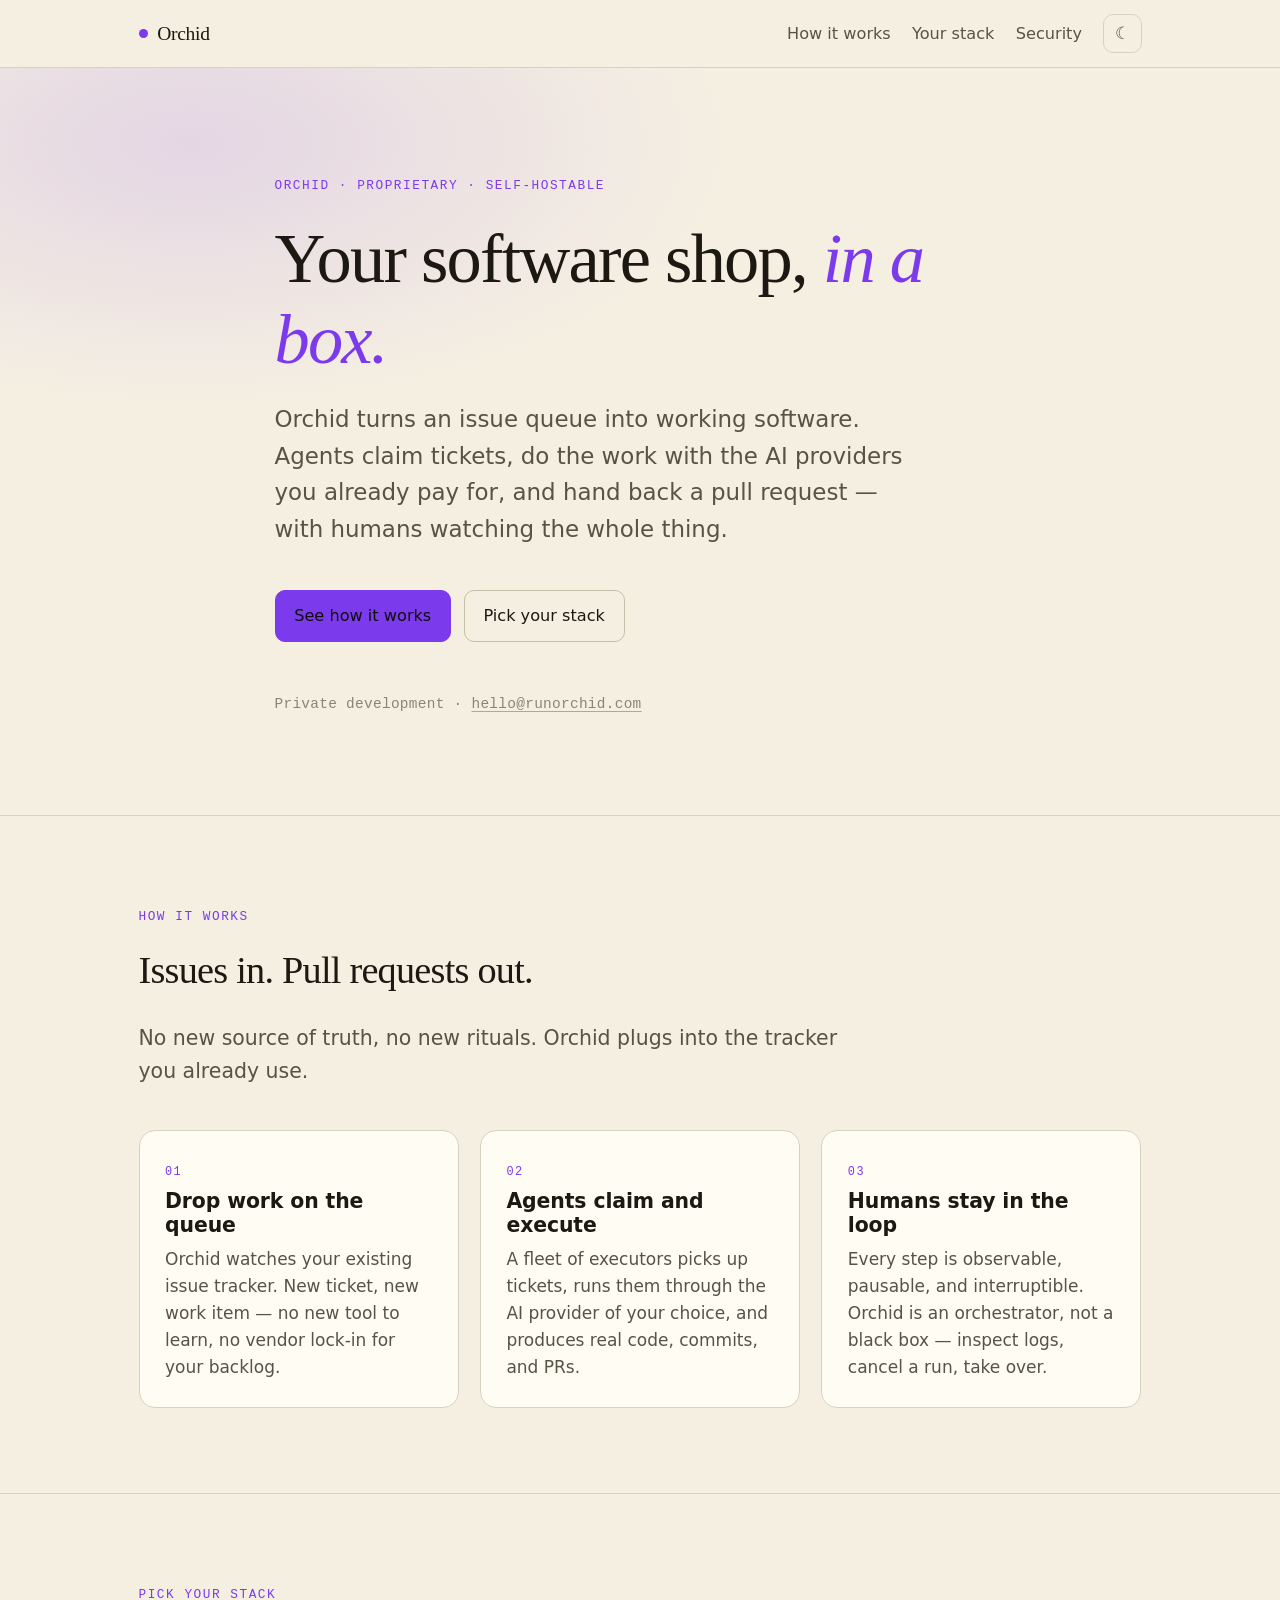
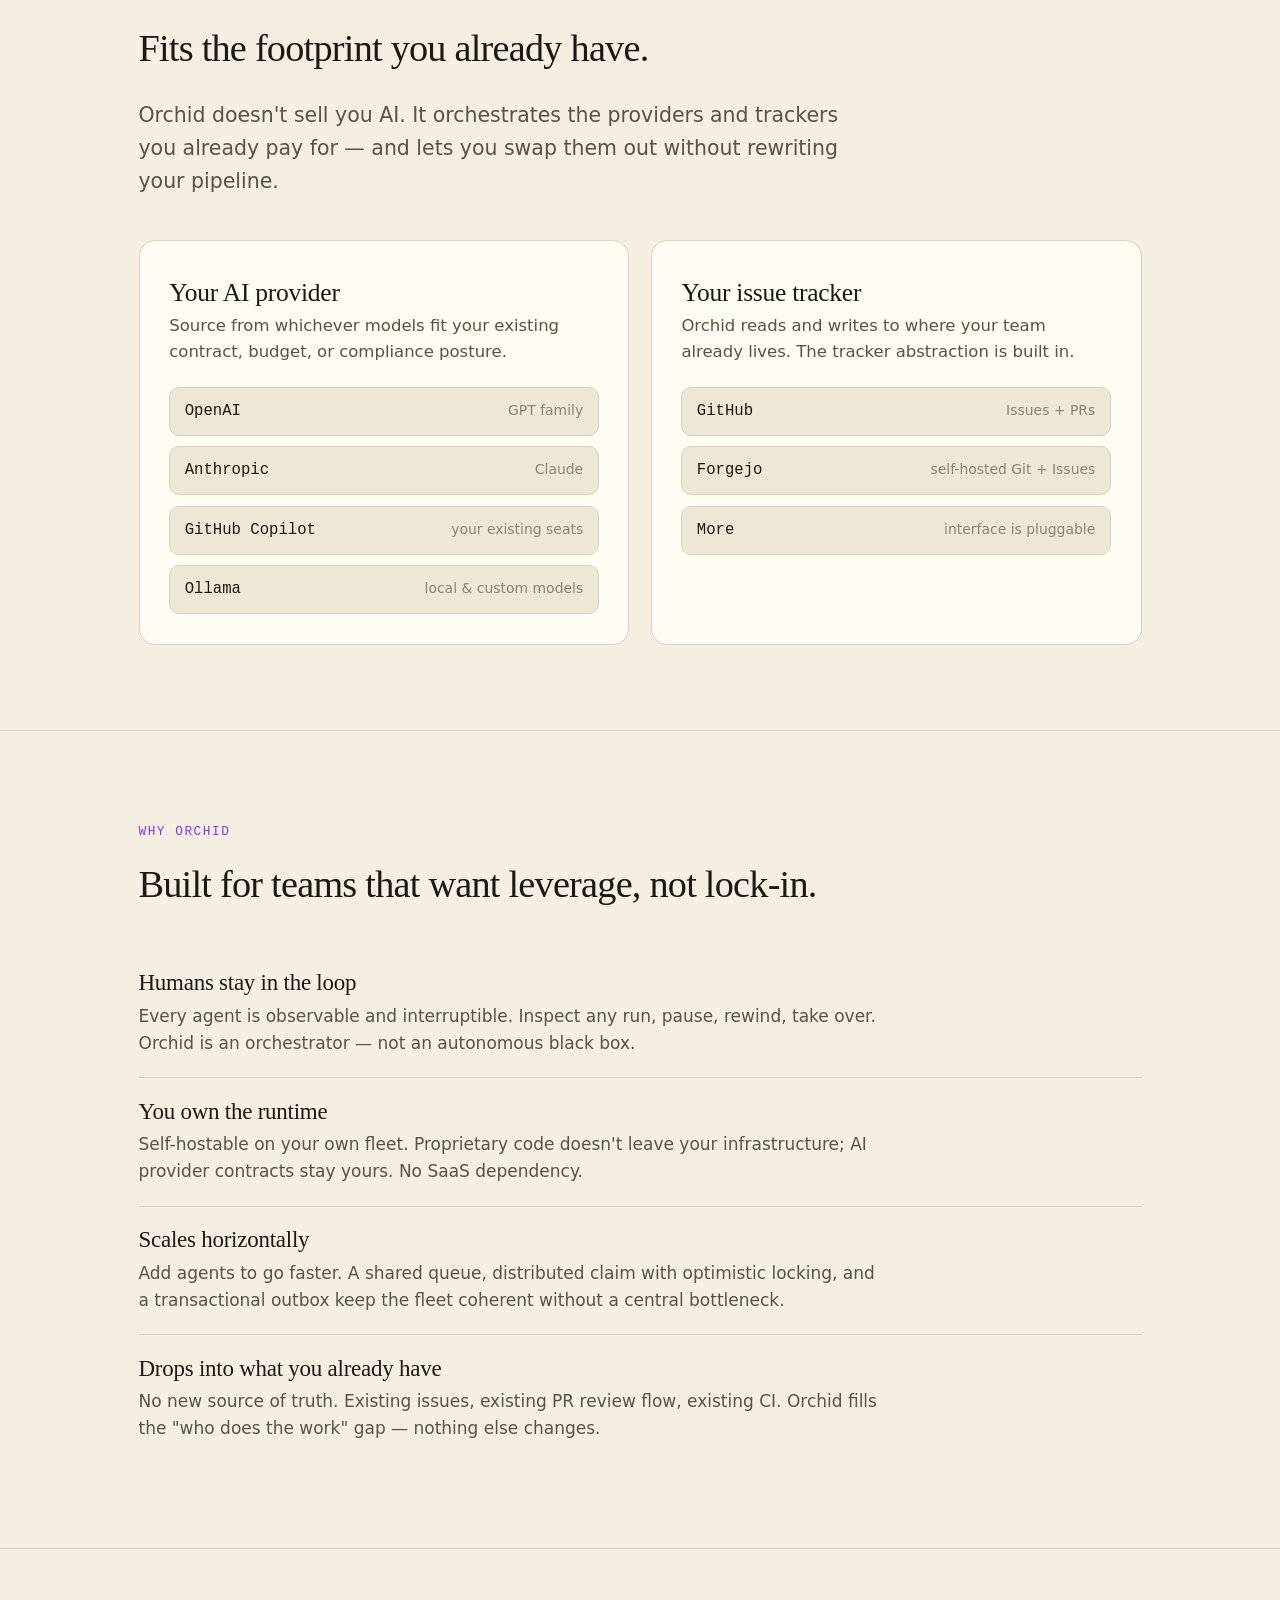
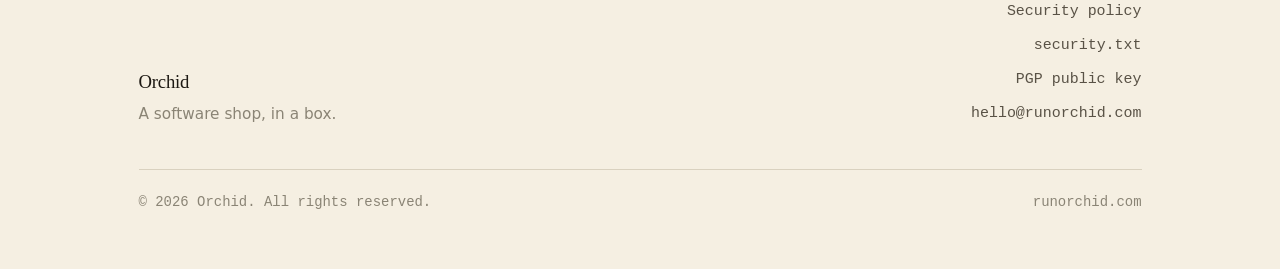
<file: index.html>
<!DOCTYPE html><html lang="en"> <head><meta charset="utf-8"><meta name="viewport" content="width=device-width, initial-scale=1"><meta name="referrer" content="strict-origin-when-cross-origin"><title>Orchid — Your software shop, in a box</title><meta name="description" content="Orchid turns your issue queue into working software. Bring the AI provider and tracker you already use; humans stay in the loop."><link rel="canonical" href="https://runorchid.com/"><meta property="og:title" content="Orchid — Your software shop, in a box"><meta property="og:description" content="Orchid turns your issue queue into working software. Bring the AI provider and tracker you already use; humans stay in the loop."><meta property="og:type" content="website"><meta property="og:url" content="https://runorchid.com/"><meta name="twitter:card" content="summary"><script>
      (() => {
        try {
          const stored = localStorage.getItem('theme');
          if (stored === 'light' || stored === 'dark') {
            document.documentElement.setAttribute('data-theme', stored);
          }
        } catch (_) {}
      })();
    </script><link rel="stylesheet" href="/_astro/index.miz5jpHQ.css">
<style>.hero[data-astro-cid-bbe6dxrz]{padding:6rem 0 5rem;border-top:0;position:relative;overflow:hidden}.hero[data-astro-cid-bbe6dxrz]:before{content:"";position:absolute;inset:0;background:radial-gradient(60% 50% at 15% 10%,color-mix(in srgb,var(--accent) 14%,transparent) 0%,transparent 70%);pointer-events:none}.hero[data-astro-cid-bbe6dxrz] .inner[data-astro-cid-bbe6dxrz]{position:relative;max-width:48rem}.hero[data-astro-cid-bbe6dxrz] h1[data-astro-cid-bbe6dxrz]{margin-bottom:1.25rem}.hero[data-astro-cid-bbe6dxrz] h1[data-astro-cid-bbe6dxrz] em[data-astro-cid-bbe6dxrz]{font-style:italic;color:var(--accent);font-weight:500}.hero[data-astro-cid-bbe6dxrz] .lede[data-astro-cid-bbe6dxrz]{font-size:clamp(1.15rem,1.8vw,1.35rem);max-width:38rem}.cta[data-astro-cid-bbe6dxrz]{margin-top:2.5rem;display:flex;gap:.75rem;flex-wrap:wrap}.hero[data-astro-cid-bbe6dxrz] .meta[data-astro-cid-bbe6dxrz]{margin-top:3rem;font-family:var(--mono);font-size:.85rem;color:var(--fg-faint);letter-spacing:.02em}.how[data-astro-cid-cmgpsf2k] h2[data-astro-cid-cmgpsf2k]{white-space:nowrap;font-size:clamp(1.4rem,4.5vw,2.25rem)}.pane[data-astro-cid-zeiejnkx]{padding:1.75rem}.pane[data-astro-cid-zeiejnkx] h3[data-astro-cid-zeiejnkx]{font-family:var(--serif);font-weight:500;font-size:1.5rem;letter-spacing:-.01em;margin-bottom:.35rem}.pane[data-astro-cid-zeiejnkx] p[data-astro-cid-zeiejnkx].sub{color:var(--fg-dim);margin:0 0 1.25rem;font-size:.97rem}.stack-wrap[data-astro-cid-zeiejnkx] h2[data-astro-cid-zeiejnkx]{white-space:nowrap;font-size:clamp(1.2rem,4.2vw,2.25rem)}
</style></head> <body> <nav data-astro-cid-dmqpwcec> <div class="inner" data-astro-cid-dmqpwcec> <a class="brand" href="/" data-astro-cid-dmqpwcec><span class="dot" aria-hidden="true" data-astro-cid-dmqpwcec></span>Orchid</a> <div class="links" data-astro-cid-dmqpwcec>  <a href="#how" class="hide-sm" data-astro-cid-dmqpwcec>How it works</a> <a href="#stack" class="hide-sm" data-astro-cid-dmqpwcec>Your stack</a> <a href="/security" data-astro-cid-dmqpwcec>Security</a>  <button id="theme-toggle" class="theme-toggle" type="button" aria-label="Toggle theme" data-astro-cid-dmqpwcec>☀</button> </div> </div> </nav> <main>  <section class="hero" data-astro-cid-bbe6dxrz> <div class="container inner" data-astro-cid-bbe6dxrz> <span class="eyebrow" data-astro-cid-bbe6dxrz>Orchid · proprietary · self-hostable</span> <h1 data-astro-cid-bbe6dxrz>Your software shop, <em data-astro-cid-bbe6dxrz>in a box.</em></h1> <p class="lede" data-astro-cid-bbe6dxrz>
Orchid turns an issue queue into working software. Agents claim
      tickets, do the work with the AI providers you already pay for, and
      hand back a pull request — with humans watching the whole thing.
</p> <div class="cta" data-astro-cid-bbe6dxrz> <a class="btn btn-primary" href="#how" data-astro-cid-bbe6dxrz>See how it works</a> <a class="btn btn-ghost" href="#stack" data-astro-cid-bbe6dxrz>Pick your stack</a> </div> <p class="meta" data-astro-cid-bbe6dxrz>Private development · <a href="mailto:hello@runorchid.com" data-astro-cid-bbe6dxrz>hello@runorchid.com</a></p> </div> </section> <section id="how" class="how" data-astro-cid-cmgpsf2k> <div class="container" data-astro-cid-cmgpsf2k> <span class="eyebrow" data-astro-cid-cmgpsf2k>How it works</span> <h2 data-astro-cid-cmgpsf2k>Issues in. Pull requests out.</h2> <p class="lede" style="margin-bottom: 2.5rem;" data-astro-cid-cmgpsf2k>
No new source of truth, no new rituals. Orchid plugs into the
      tracker you already use.
</p> <div class="grid-3" data-astro-cid-cmgpsf2k> <article class="card" data-astro-cid-cmgpsf2k> <span class="step" data-astro-cid-cmgpsf2k>01</span> <h3 data-astro-cid-cmgpsf2k>Drop work on the queue</h3> <p data-astro-cid-cmgpsf2k>Orchid watches your existing issue tracker. New ticket, new work item — no new tool to learn, no vendor lock-in for your backlog.</p> </article><article class="card" data-astro-cid-cmgpsf2k> <span class="step" data-astro-cid-cmgpsf2k>02</span> <h3 data-astro-cid-cmgpsf2k>Agents claim and execute</h3> <p data-astro-cid-cmgpsf2k>A fleet of executors picks up tickets, runs them through the AI provider of your choice, and produces real code, commits, and PRs.</p> </article><article class="card" data-astro-cid-cmgpsf2k> <span class="step" data-astro-cid-cmgpsf2k>03</span> <h3 data-astro-cid-cmgpsf2k>Humans stay in the loop</h3> <p data-astro-cid-cmgpsf2k>Every step is observable, pausable, and interruptible. Orchid is an orchestrator, not a black box — inspect logs, cancel a run, take over.</p> </article> </div> </div> </section> <section id="stack" class="stack-wrap" data-astro-cid-zeiejnkx> <div class="container" data-astro-cid-zeiejnkx> <span class="eyebrow" data-astro-cid-zeiejnkx>Pick your stack</span> <h2 data-astro-cid-zeiejnkx>Fits the footprint you already have.</h2> <p class="lede" style="margin-bottom: 2.5rem;" data-astro-cid-zeiejnkx>
Orchid doesn't sell you AI. It orchestrates the providers and
      trackers you already pay for — and lets you swap them out without
      rewriting your pipeline.
</p> <div class="grid-2" data-astro-cid-zeiejnkx> <article class="card pane" data-astro-cid-zeiejnkx> <h3 data-astro-cid-zeiejnkx>Your AI provider</h3> <p class="sub" data-astro-cid-zeiejnkx>Source from whichever models fit your existing contract, budget, or compliance posture.</p> <ul class="stack-list" data-astro-cid-zeiejnkx> <li data-astro-cid-zeiejnkx> <span class="label" data-astro-cid-zeiejnkx>OpenAI</span> <span class="note" data-astro-cid-zeiejnkx>GPT family</span> </li><li data-astro-cid-zeiejnkx> <span class="label" data-astro-cid-zeiejnkx>Anthropic</span> <span class="note" data-astro-cid-zeiejnkx>Claude</span> </li><li data-astro-cid-zeiejnkx> <span class="label" data-astro-cid-zeiejnkx>GitHub Copilot</span> <span class="note" data-astro-cid-zeiejnkx>your existing seats</span> </li><li data-astro-cid-zeiejnkx> <span class="label" data-astro-cid-zeiejnkx>Ollama</span> <span class="note" data-astro-cid-zeiejnkx>local &amp; custom models</span> </li> </ul> </article> <article class="card pane" data-astro-cid-zeiejnkx> <h3 data-astro-cid-zeiejnkx>Your issue tracker</h3> <p class="sub" data-astro-cid-zeiejnkx>Orchid reads and writes to where your team already lives. The tracker abstraction is built in.</p> <ul class="stack-list" data-astro-cid-zeiejnkx> <li data-astro-cid-zeiejnkx> <span class="label" data-astro-cid-zeiejnkx>GitHub</span> <span class="note" data-astro-cid-zeiejnkx>Issues + PRs</span> </li><li data-astro-cid-zeiejnkx> <span class="label" data-astro-cid-zeiejnkx>Forgejo</span> <span class="note" data-astro-cid-zeiejnkx>self-hosted Git + Issues</span> </li><li data-astro-cid-zeiejnkx> <span class="label" data-astro-cid-zeiejnkx>More</span> <span class="note" data-astro-cid-zeiejnkx>interface is pluggable</span> </li> </ul> </article> </div> </div> </section> <section id="why"> <div class="container"> <span class="eyebrow">Why Orchid</span> <h2>Built for teams that want leverage, not lock-in.</h2> <div style="margin-top: 2.5rem;"> <article class="pillar"> <h3>Humans stay in the loop</h3> <p>Every agent is observable and interruptible. Inspect any run, pause, rewind, take over. Orchid is an orchestrator — not an autonomous black box.</p> </article><article class="pillar"> <h3>You own the runtime</h3> <p>Self-hostable on your own fleet. Proprietary code doesn&#39;t leave your infrastructure; AI provider contracts stay yours. No SaaS dependency.</p> </article><article class="pillar"> <h3>Scales horizontally</h3> <p>Add agents to go faster. A shared queue, distributed claim with optimistic locking, and a transactional outbox keep the fleet coherent without a central bottleneck.</p> </article><article class="pillar"> <h3>Drops into what you already have</h3> <p>No new source of truth. Existing issues, existing PR review flow, existing CI. Orchid fills the &quot;who does the work&quot; gap — nothing else changes.</p> </article> </div> </div> </section>  </main> <footer data-astro-cid-sz7xmlte> <div class="container" data-astro-cid-sz7xmlte> <div class="grid" data-astro-cid-sz7xmlte> <div data-astro-cid-sz7xmlte> <div class="brand" data-astro-cid-sz7xmlte>Orchid</div> <div class="tagline" data-astro-cid-sz7xmlte>A software shop, in a box.</div> </div> <div class="links" data-astro-cid-sz7xmlte> <a href="/security" data-astro-cid-sz7xmlte>Security policy</a> <a href="/.well-known/security.txt" data-astro-cid-sz7xmlte>security.txt</a> <a href="/.well-known/security-pubkey.asc" data-astro-cid-sz7xmlte>PGP public key</a> <a href="mailto:hello@runorchid.com" data-astro-cid-sz7xmlte>hello@runorchid.com</a> </div> </div> <div class="bottom" data-astro-cid-sz7xmlte> <span data-astro-cid-sz7xmlte>© 2026 Orchid. All rights reserved.</span> <span data-astro-cid-sz7xmlte>runorchid.com</span> </div> </div> </footer> <script>
      (() => {
        const btn = document.getElementById('theme-toggle');
        if (!btn) return;
        const getPref = () => {
          const stored = localStorage.getItem('theme');
          if (stored) return stored;
          return window.matchMedia('(prefers-color-scheme: light)').matches ? 'light' : 'dark';
        };
        const render = (t) => {
          btn.textContent = t === 'light' ? '☾' : '☀';
          btn.setAttribute('aria-label', t === 'light' ? 'Switch to dark mode' : 'Switch to light mode');
        };
        render(getPref());
        btn.addEventListener('click', () => {
          const next = getPref() === 'light' ? 'dark' : 'light';
          document.documentElement.setAttribute('data-theme', next);
          localStorage.setItem('theme', next);
          render(next);
        });
      })();
    </script> </body> </html>
</file>
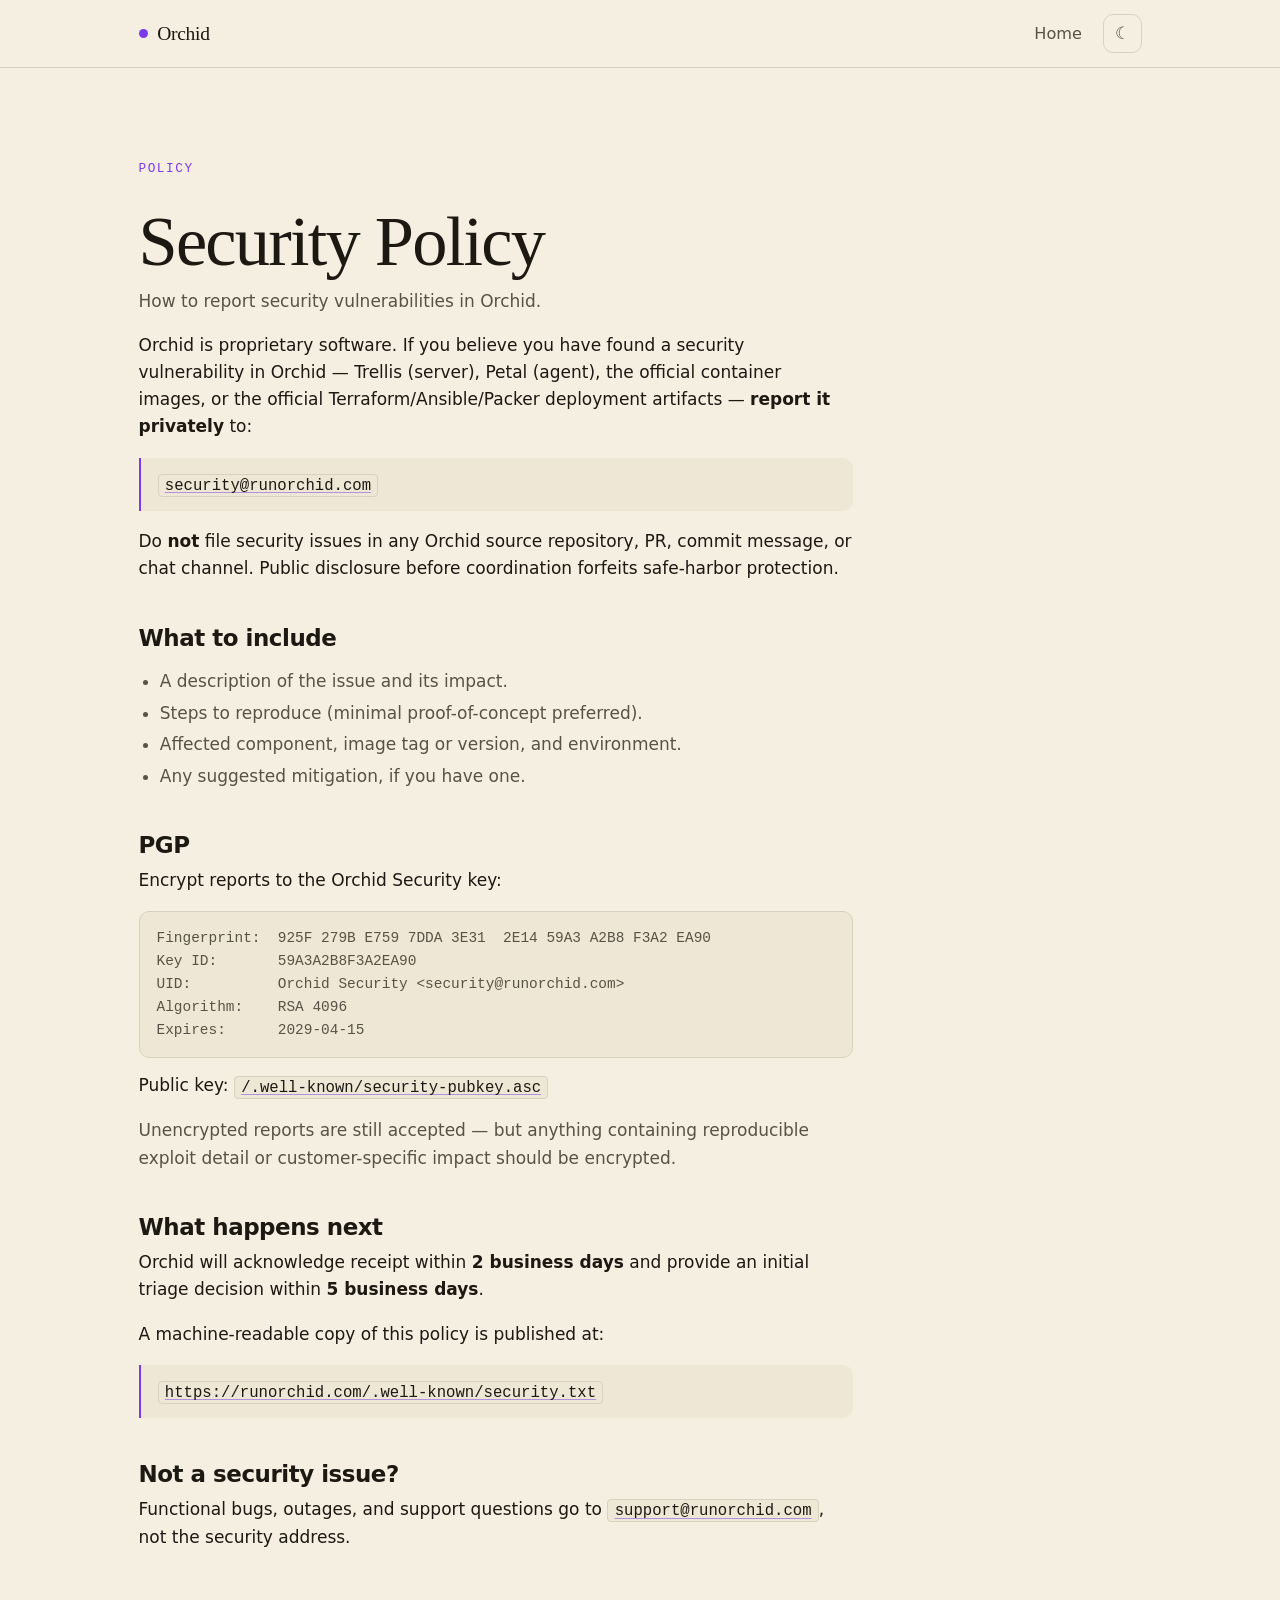
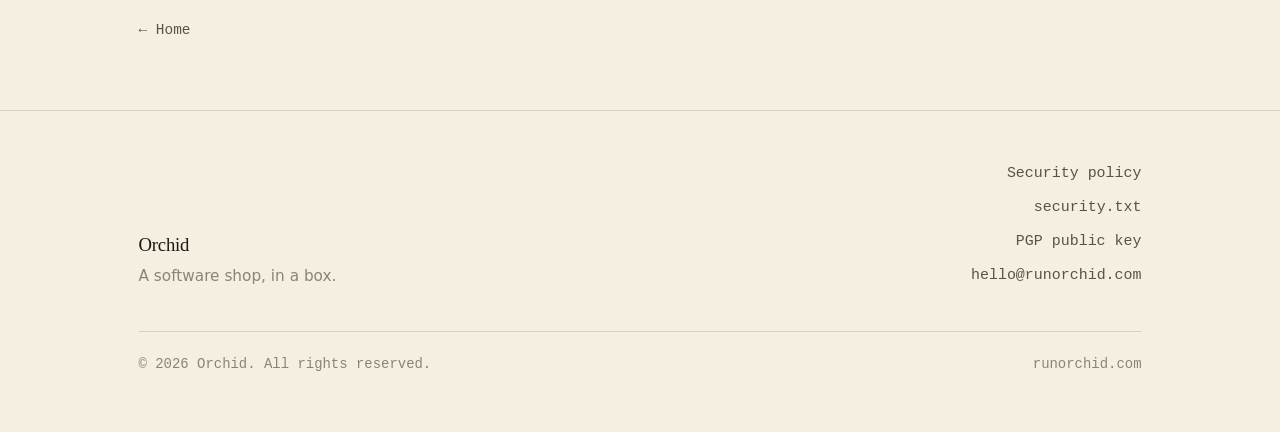
<file: security/index.html>
<!DOCTYPE html><html lang="en"> <head><meta charset="utf-8"><meta name="viewport" content="width=device-width, initial-scale=1"><meta name="referrer" content="strict-origin-when-cross-origin"><title>Security Policy — Orchid</title><meta name="description" content="How to report security vulnerabilities in Orchid."><link rel="canonical" href="https://runorchid.com/security/"><meta property="og:title" content="Security Policy — Orchid"><meta property="og:description" content="How to report security vulnerabilities in Orchid."><meta property="og:type" content="website"><meta property="og:url" content="https://runorchid.com/security/"><meta name="twitter:card" content="summary"><script>
      (() => {
        try {
          const stored = localStorage.getItem('theme');
          if (stored === 'light' || stored === 'dark') {
            document.documentElement.setAttribute('data-theme', stored);
          }
        } catch (_) {}
      })();
    </script><link rel="stylesheet" href="/_astro/index.miz5jpHQ.css">
<style>.prose[data-astro-cid-rpovodi2]{max-width:42rem;padding:5rem 0 4rem}.prose[data-astro-cid-rpovodi2] h1[data-astro-cid-rpovodi2]{margin-bottom:.35rem}.prose[data-astro-cid-rpovodi2] h2[data-astro-cid-rpovodi2]{font-size:1.35rem;font-family:var(--sans);font-weight:600;margin-top:2.5rem;margin-bottom:.5rem}.prose[data-astro-cid-rpovodi2] p[data-astro-cid-rpovodi2]{color:var(--fg)}.prose[data-astro-cid-rpovodi2] p[data-astro-cid-rpovodi2].muted{color:var(--fg-dim)}.prose[data-astro-cid-rpovodi2] ul[data-astro-cid-rpovodi2]{padding-left:1.25rem;color:var(--fg-dim)}.prose[data-astro-cid-rpovodi2] ul[data-astro-cid-rpovodi2] li[data-astro-cid-rpovodi2]{margin:.25rem 0}.prose[data-astro-cid-rpovodi2] blockquote[data-astro-cid-rpovodi2]{margin:1rem 0;padding:.75rem 1rem;border-left:2px solid var(--accent);background:var(--bg-elev);border-radius:0 var(--radius) var(--radius) 0}.prose[data-astro-cid-rpovodi2] pre[data-astro-cid-rpovodi2]{background:var(--bg-elev);border:1px solid var(--rule);padding:.85rem 1rem;border-radius:var(--radius);overflow-x:auto;font-size:.85rem;color:var(--fg-dim)}.back[data-astro-cid-rpovodi2]{display:inline-block;margin-top:3rem;color:var(--fg-dim);font-family:var(--mono);font-size:.85rem;text-decoration:none}.back[data-astro-cid-rpovodi2]:hover{color:var(--accent)}
</style></head> <body> <nav data-astro-cid-dmqpwcec> <div class="inner" data-astro-cid-dmqpwcec> <a class="brand" href="/" data-astro-cid-dmqpwcec><span class="dot" aria-hidden="true" data-astro-cid-dmqpwcec></span>Orchid</a> <div class="links" data-astro-cid-dmqpwcec> <a href="/" data-astro-cid-dmqpwcec>Home</a> <button id="theme-toggle" class="theme-toggle" type="button" aria-label="Toggle theme" data-astro-cid-dmqpwcec>☀</button> </div> </div> </nav> <main> <div class="container" data-astro-cid-rpovodi2><article class="prose" data-astro-cid-rpovodi2><span class="eyebrow" data-astro-cid-rpovodi2>Policy</span><h1 data-astro-cid-rpovodi2>Security Policy</h1><p class="muted" data-astro-cid-rpovodi2>How to report security vulnerabilities in Orchid.</p><p data-astro-cid-rpovodi2>
Orchid is proprietary software. If you believe you have found a
        security vulnerability in Orchid — Trellis (server), Petal (agent),
        the official container images, or the official
        Terraform/Ansible/Packer deployment artifacts —
<strong data-astro-cid-rpovodi2>report it privately</strong> to:
</p><blockquote data-astro-cid-rpovodi2><code data-astro-cid-rpovodi2><a href="mailto:security@runorchid.com" data-astro-cid-rpovodi2>security@runorchid.com</a></code></blockquote><p data-astro-cid-rpovodi2>
Do <strong data-astro-cid-rpovodi2>not</strong> file security issues in any Orchid source
        repository, PR, commit message, or chat channel. Public disclosure
        before coordination forfeits safe-harbor protection.
</p><h2 data-astro-cid-rpovodi2>What to include</h2><ul data-astro-cid-rpovodi2><li data-astro-cid-rpovodi2>A description of the issue and its impact.</li><li data-astro-cid-rpovodi2>Steps to reproduce (minimal proof-of-concept preferred).</li><li data-astro-cid-rpovodi2>Affected component, image tag or version, and environment.</li><li data-astro-cid-rpovodi2>Any suggested mitigation, if you have one.</li></ul><h2 data-astro-cid-rpovodi2>PGP</h2><p data-astro-cid-rpovodi2>Encrypt reports to the Orchid Security key:</p><pre data-astro-cid-rpovodi2>Fingerprint:  925F 279B E759 7DDA 3E31  2E14 59A3 A2B8 F3A2 EA90
Key ID:       59A3A2B8F3A2EA90
UID:          Orchid Security &lt;security@runorchid.com&gt;
Algorithm:    RSA 4096
Expires:      2029-04-15</pre><p data-astro-cid-rpovodi2>
Public key:
<a href="/.well-known/security-pubkey.asc" data-astro-cid-rpovodi2><code data-astro-cid-rpovodi2>/.well-known/security-pubkey.asc</code></a></p><p class="muted" data-astro-cid-rpovodi2>
Unencrypted reports are still accepted — but anything containing
        reproducible exploit detail or customer-specific impact should be
        encrypted.
</p><h2 data-astro-cid-rpovodi2>What happens next</h2><p data-astro-cid-rpovodi2>
Orchid will acknowledge receipt within <strong data-astro-cid-rpovodi2>2 business days</strong>
and provide an initial triage decision within <strong data-astro-cid-rpovodi2>5 business
        days</strong>.
</p><p data-astro-cid-rpovodi2>A machine-readable copy of this policy is published at:</p><blockquote data-astro-cid-rpovodi2><a href="/.well-known/security.txt" data-astro-cid-rpovodi2><code data-astro-cid-rpovodi2>https://runorchid.com/.well-known/security.txt</code></a></blockquote><h2 data-astro-cid-rpovodi2>Not a security issue?</h2><p data-astro-cid-rpovodi2>
Functional bugs, outages, and support questions go to
<a href="mailto:support@runorchid.com" data-astro-cid-rpovodi2><code data-astro-cid-rpovodi2>support@runorchid.com</code></a>,
        not the security address.
</p><a class="back" href="/" data-astro-cid-rpovodi2>← Home</a></article></div> </main> <footer data-astro-cid-sz7xmlte> <div class="container" data-astro-cid-sz7xmlte> <div class="grid" data-astro-cid-sz7xmlte> <div data-astro-cid-sz7xmlte> <div class="brand" data-astro-cid-sz7xmlte>Orchid</div> <div class="tagline" data-astro-cid-sz7xmlte>A software shop, in a box.</div> </div> <div class="links" data-astro-cid-sz7xmlte> <a href="/security" data-astro-cid-sz7xmlte>Security policy</a> <a href="/.well-known/security.txt" data-astro-cid-sz7xmlte>security.txt</a> <a href="/.well-known/security-pubkey.asc" data-astro-cid-sz7xmlte>PGP public key</a> <a href="mailto:hello@runorchid.com" data-astro-cid-sz7xmlte>hello@runorchid.com</a> </div> </div> <div class="bottom" data-astro-cid-sz7xmlte> <span data-astro-cid-sz7xmlte>© 2026 Orchid. All rights reserved.</span> <span data-astro-cid-sz7xmlte>runorchid.com</span> </div> </div> </footer> <script>
      (() => {
        const btn = document.getElementById('theme-toggle');
        if (!btn) return;
        const getPref = () => {
          const stored = localStorage.getItem('theme');
          if (stored) return stored;
          return window.matchMedia('(prefers-color-scheme: light)').matches ? 'light' : 'dark';
        };
        const render = (t) => {
          btn.textContent = t === 'light' ? '☾' : '☀';
          btn.setAttribute('aria-label', t === 'light' ? 'Switch to dark mode' : 'Switch to light mode');
        };
        render(getPref());
        btn.addEventListener('click', () => {
          const next = getPref() === 'light' ? 'dark' : 'light';
          document.documentElement.setAttribute('data-theme', next);
          localStorage.setItem('theme', next);
          render(next);
        });
      })();
    </script> </body> </html>
</file>
<file: _astro/index.miz5jpHQ.css>
:root{--serif: ui-serif, "New York", "Georgia", "Charter", serif;--sans: ui-sans-serif, system-ui, -apple-system, "Segoe UI", "Inter", Roboto, sans-serif;--mono: ui-monospace, "SF Mono", "JetBrains Mono", "Menlo", "Consolas", monospace;--bg: #0f0d0c;--bg-elev: #16130f;--bg-panel: #1c1814;--fg: #ece6d7;--fg-dim: #a29b8c;--fg-faint: #6b6558;--accent: #c084fc;--accent-dim: #9162cc;--rule: #2a251f;--rule-bright: #3b3528;--radius-sm: 4px;--radius: 10px;--radius-lg: 16px;--max: 64rem;--gutter: clamp(1.25rem, 4vw, 2.5rem);color-scheme:dark}:root[data-theme=light]{--bg: #f5efe2;--bg-elev: #eee7d6;--bg-panel: #fffcf4;--fg: #1c1812;--fg-dim: #595246;--fg-faint: #8a8475;--accent: #7c3aed;--accent-dim: #a78bfa;--rule: #d9d1bf;--rule-bright: #c7bea9;color-scheme:light}@media(prefers-color-scheme:light){:root:not([data-theme]){--bg: #f5efe2;--bg-elev: #eee7d6;--bg-panel: #fffcf4;--fg: #1c1812;--fg-dim: #595246;--fg-faint: #8a8475;--accent: #7c3aed;--accent-dim: #a78bfa;--rule: #d9d1bf;--rule-bright: #c7bea9;color-scheme:light}}*{box-sizing:border-box}html,body{margin:0;padding:0;background:var(--bg);color:var(--fg);font-family:var(--sans);font-size:17px;line-height:1.6;-webkit-font-smoothing:antialiased;text-rendering:optimizeLegibility}body{min-height:100vh;display:flex;flex-direction:column}main{flex:1}a{color:inherit;text-decoration:underline;text-decoration-color:color-mix(in srgb,var(--accent) 50%,transparent);text-decoration-thickness:1px;text-underline-offset:3px;transition:text-decoration-color .16s ease,color .16s ease}a:hover{text-decoration-color:var(--accent);color:var(--accent)}h1,h2,h3,h4{font-family:var(--serif);font-weight:500;letter-spacing:-.015em;line-height:1.15;margin:0 0 .5em}h1{font-size:clamp(2.25rem,5.5vw,4.25rem);letter-spacing:-.025em}h2{font-size:clamp(1.6rem,3vw,2.25rem);letter-spacing:-.02em;margin-bottom:.75em}h3{font-size:1.2rem;font-family:var(--sans);font-weight:600;letter-spacing:-.005em}p{margin:0 0 1em}code,kbd,pre,.mono{font-family:var(--mono);font-size:.92em}code{background:var(--bg-elev);border:1px solid var(--rule);border-radius:var(--radius-sm);padding:.1em .4em}hr{border:0;border-top:1px solid var(--rule);margin:3rem 0}.container{max-width:var(--max);margin:0 auto;padding:0 var(--gutter)}section{padding:5rem 0;border-top:1px solid var(--rule)}section:first-of-type{border-top:0}.eyebrow{display:inline-block;font-family:var(--mono);font-size:.75rem;letter-spacing:.12em;text-transform:uppercase;color:var(--accent);margin-bottom:1.25rem}.lede{font-size:clamp(1.05rem,1.6vw,1.25rem);color:var(--fg-dim);max-width:42rem}.btn{display:inline-flex;align-items:center;gap:.5rem;padding:.7rem 1.1rem;border:1px solid var(--rule-bright);border-radius:var(--radius);background:var(--bg-elev);color:var(--fg);font-family:var(--sans);font-size:.95rem;font-weight:500;text-decoration:none;transition:border-color .16s ease,background .16s ease,transform .12s ease}.btn:hover{border-color:var(--accent);background:var(--bg-panel)}.btn:active{transform:translateY(1px)}.btn-ghost{background:transparent}.btn-primary{background:var(--accent);border-color:var(--accent);color:#0f0d0c}.btn-primary:hover{background:var(--accent-dim);border-color:var(--accent-dim);color:#0f0d0c}.grid-3{display:grid;grid-template-columns:repeat(3,1fr);gap:1.25rem}.grid-2{display:grid;grid-template-columns:repeat(2,1fr);gap:1.25rem}@media(max-width:760px){.grid-3,.grid-2{grid-template-columns:1fr}}.card{background:var(--bg-panel);border:1px solid var(--rule);border-radius:var(--radius-lg);padding:1.5rem;transition:border-color .2s ease,transform .2s ease}.card:hover{border-color:var(--rule-bright)}.card h3{margin-top:.4rem;margin-bottom:.5rem}.card p{color:var(--fg-dim);margin:0}.card .step{font-family:var(--mono);font-size:.7rem;letter-spacing:.12em;text-transform:uppercase;color:var(--accent)}.stack-list{list-style:none;padding:0;margin:0;display:flex;flex-direction:column;gap:.6rem}.stack-list li{display:flex;align-items:baseline;gap:.75rem;padding:.65rem .85rem;background:var(--bg-elev);border:1px solid var(--rule);border-radius:var(--radius);font-family:var(--mono);font-size:.92rem}.stack-list li .label{color:var(--fg);font-weight:500}.stack-list li .note{color:var(--fg-faint);font-family:var(--sans);font-size:.82rem;margin-left:auto}.pillar{padding:1.2rem 0;border-top:1px solid var(--rule)}.pillar:first-child{border-top:0}.pillar h3{font-family:var(--serif);font-weight:500;font-size:1.35rem;letter-spacing:-.01em;margin-bottom:.35rem}.pillar p{color:var(--fg-dim);margin:0;max-width:44rem}::selection{background:color-mix(in srgb,var(--accent) 40%,transparent)}.theme-toggle{appearance:none;border:1px solid var(--rule);background:transparent;color:var(--fg-dim);width:2.25rem;height:2.25rem;border-radius:var(--radius);cursor:pointer;display:inline-flex;align-items:center;justify-content:center;transition:border-color .16s ease,color .16s ease;font-size:1rem}.theme-toggle:hover{border-color:var(--accent);color:var(--fg)}@media(prefers-reduced-motion:reduce){*,*:before,*:after{animation-duration:.001ms!important;transition-duration:.001ms!important}}nav[data-astro-cid-dmqpwcec]{position:sticky;top:0;z-index:10;backdrop-filter:saturate(1.2) blur(8px);-webkit-backdrop-filter:saturate(1.2) blur(8px);background:color-mix(in srgb,var(--bg) 80%,transparent);border-bottom:1px solid var(--rule)}.inner[data-astro-cid-dmqpwcec]{display:flex;align-items:center;justify-content:space-between;padding:.85rem var(--gutter);max-width:var(--max);margin:0 auto}.brand[data-astro-cid-dmqpwcec]{font-family:var(--serif);font-size:1.15rem;font-weight:500;letter-spacing:-.015em;text-decoration:none}.brand[data-astro-cid-dmqpwcec] .dot[data-astro-cid-dmqpwcec]{display:inline-block;width:.55rem;height:.55rem;border-radius:50%;background:var(--accent);margin-right:.55rem;transform:translateY(-2px)}.links[data-astro-cid-dmqpwcec]{display:flex;align-items:center;gap:1.25rem}.links[data-astro-cid-dmqpwcec] a[data-astro-cid-dmqpwcec]{text-decoration:none;color:var(--fg-dim);font-size:.95rem;transition:color .16s ease}.links[data-astro-cid-dmqpwcec] a[data-astro-cid-dmqpwcec]:hover{color:var(--fg)}@media(max-width:520px){.links[data-astro-cid-dmqpwcec] .hide-sm[data-astro-cid-dmqpwcec]{display:none}}footer[data-astro-cid-sz7xmlte]{border-top:1px solid var(--rule);padding:3rem 0 3.5rem;font-size:.9rem;color:var(--fg-dim)}.grid[data-astro-cid-sz7xmlte]{display:grid;grid-template-columns:1fr auto;gap:2rem;align-items:end}.brand[data-astro-cid-sz7xmlte]{font-family:var(--serif);font-size:1.1rem;color:var(--fg);letter-spacing:-.01em}.tagline[data-astro-cid-sz7xmlte]{color:var(--fg-faint);margin-top:.25rem}.links[data-astro-cid-sz7xmlte]{display:flex;flex-direction:column;gap:.6rem;text-align:right;font-family:var(--mono);font-size:.88rem}.links[data-astro-cid-sz7xmlte] a[data-astro-cid-sz7xmlte]{text-decoration:none;color:var(--fg-dim)}.links[data-astro-cid-sz7xmlte] a[data-astro-cid-sz7xmlte]:hover{color:var(--accent)}.bottom[data-astro-cid-sz7xmlte]{margin-top:2.5rem;padding-top:1.25rem;border-top:1px solid var(--rule);display:flex;justify-content:space-between;color:var(--fg-faint);font-size:.82rem;font-family:var(--mono);flex-wrap:wrap;gap:.75rem}@media(max-width:560px){.grid[data-astro-cid-sz7xmlte]{grid-template-columns:1fr}.links[data-astro-cid-sz7xmlte]{text-align:left}}
</file>
